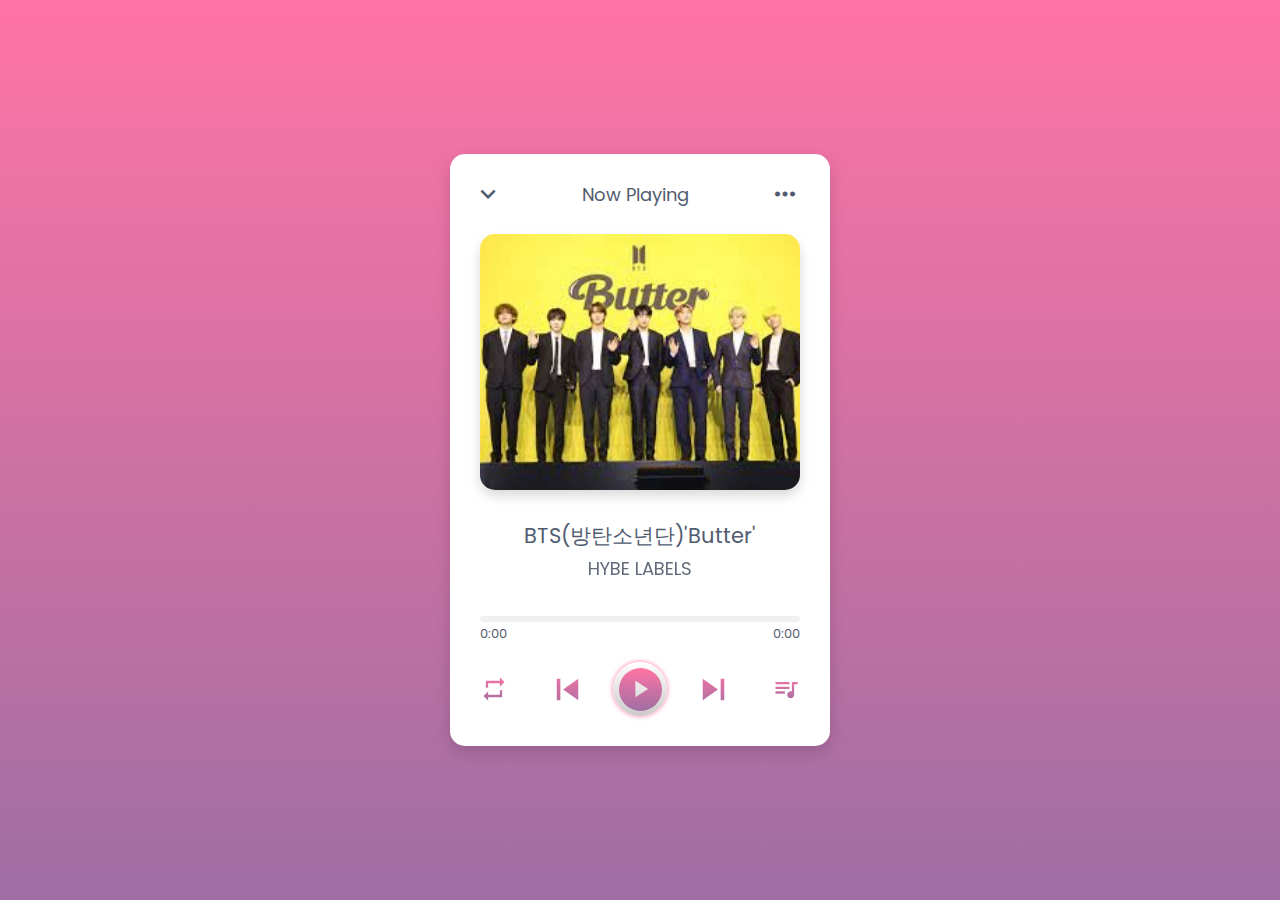
<file: index.html>
<!DOCTYPE html>
<!-- Coding By SAMIR PAUL - samirpaul.in -->
<html lang="en">
<head>
    <meta charset="UTF-8">
    <meta http-equiv="x-ua-compatible" content="ie=edge" >
    <meta name="viewport" content="width=device-width, initial-scale=1.0">
    
    <!-- Primary Meta Tags -->
    <title>Music Player - Listen Music Online</title>
    <link rel="shortcut icon" href="favicon.ico">
    <meta name="title" content="Music Player - Listen Music Online">
    <meta name="description" content="Music Player is a simple project developed using JavaScript, CSS, and HTML. Listen your self-made songs collection online.">
    <meta name="keywords" content="Music, Music Player, Audio Player, PlayList, Songs, Music Collection, HTML, CSS, JS, Music App">
    <meta name="author" content="Samir Paul">
    <meta name="keywords" content="Music, Music Player, Audio Player, PlayList, Songs, Music Collection, HTML, CSS, JS, Music App, Download songs, music, mp3 songs online, listen songs, MP3 songs, free online songs, wynk music, online latest songs, free music, popular songs, movie songs, listen to songs online, listen to free music, online music, free music online, latest movie songs, hindi songs, music albums, free music, online music, english songs, hollywood songs, playlists music, music online, hindi songs, play songs, online songs, HTML, Python, CSS, SQL, JavaScript, How to, PHP, Java, C++, jQuery, Bootstrap, C#, XML, MySQL, NodeJS, React, Angular, R, AI, Git, Data Science, Code Game, Tutorials, Programming, Web Development, Training, Learning, Quiz, Courses, Lessons, References, Examples, Source code, Demos, Tips">
    <meta name="robots" content="index, follow">
    <meta name="p:domain_verify" content="24bac6e1fbf1750de40d59bb788d9dd9"/>
    <meta name="p:domain_verify" content="24bac6e1fbf1750de40d59bb788d9dd9"/>
    <meta name="msvalidate.01" content="1A92FC2EC113F8616A21D76DA684A133" />
    <meta name="yandex-verification" content="fe6a06c57be84984" />
    <meta name="yandex-verification" content="39e29790ebc96010" />
    <meta name="facebook-domain-verification" content="3pkgruuk3kzlsn3jdfehgbd4sem1qb" />
    <meta name="google-site-verification" content="tTMVzrqoAcZ0jIPOokXcTMAEaj5XHbk2aQcAFyjAtf0" />
    <meta name="google-site-verification" content="uziThFIJ1huzKLCKv-DChPbWZTRRFqmmdA6pcA-dqzs" />
    <meta name="google-site-verification" content="fVqw6aziPBBMvC50fkQ3A6y38AhIfhUhfDyIzqqdGTs" />
    <meta name="google-site-verification" content="0xx-nlxp3UCpu_YITeTuMA4ld0Jup5hg69j-QNot0aU" />
    <meta name="google-site-verification" content="YZkjOzwrUSuP4dJNNznzDnp1oGqYsVN9KuQPaZ9Q61o" />
    <meta name="norton-safeweb-site-verification" content="2xno70lnqo1ajcykeat10qud6lat0xlkc2bskxz0k9ma74g0bn-kprra5ev6bwui2s6-2394l0ryopjet7yt3hs8tokilug2cfhocw3r0nlj2t1xx690tgu82t59wtwi" />

    <link rel="canonical" href="https://samirpaul1.github.io/music"/>

    <!-- Open Graph / Facebook -->
    <meta property="og:type" content="website">
    <meta property="og:url" content="https://samirpaul.in/music/">
    <meta property="og:title" content="Music Player - Listen Music Online">
    <meta property="og:description" content="Music Player is a simple project developed using JavaScript, CSS, and HTML. Listen your self-made songs collection online.">
    <meta property="og:image" content="https://raw.githubusercontent.com/SamirPaulb/assets/main/music-player-online-mp3-player_samirpaul1.png">

    <!-- Twitter -->
    <meta property="twitter:card" content="summary_large_image">
    <meta property="twitter:url" content="https://samirpaul.in/music/">
    <meta property="twitter:title" content="Music Player - Listen Music Online">
    <meta property="twitter:description" content="Music Player is a simple project developed using JavaScript, CSS, and HTML. Listen your self-made songs collection online.">
    <meta property="twitter:image" content="https://raw.githubusercontent.com/SamirPaulb/assets/main/music-player-online-mp3-player_samirpaul1.png">

    
    
  
  <link rel="stylesheet" href="style.css">
  <link rel="stylesheet" href="https://fonts.googleapis.com/icon?family=Material+Icons">
</head>
<body>
  <div class="wrapper">
    <div class="top-bar">
      <i class="material-icons">expand_more</i>
      <span>Now Playing</span>
      <i class="material-icons">more_horiz</i>
    </div>
    <div class="img-area">
      <img src="" alt="">
    </div>
    <div class="song-details">
      <p class="name"></p>
      <p class="artist"></p>
    </div>
    <div class="progress-area">
      <div class="progress-bar">
        <audio id="main-audio" src=""></audio>
      </div>
      <div class="song-timer">
        <span class="current-time">0:00</span>
        <span class="max-duration">0:00</span>
      </div>
    </div>
    <div class="controls">
      <i id="repeat-plist" class="material-icons" title="Playlist looped">repeat</i>
      <i id="prev" class="material-icons">skip_previous</i>
      <div class="play-pause">
        <i class="material-icons play">play_arrow</i>
      </div>
      <i id="next" class="material-icons">skip_next</i>
      <i id="more-music" class="material-icons">queue_music</i>
    </div>
    <div class="music-list">
      <div class="header">
        <div class="row">
          <i class= "list material-icons">queue_music</i>
          <span>Music list</span>
        </div>
        <i id="close" class="material-icons">close</i>
      </div>
      <ul>
        <!-- here li list are coming from js -->
      </ul>
    </div>
  </div>

  <script src="js/music-list.js"></script>
  <script src="js/script.js"></script>

</body>
</html>
</file>
<file: style.css>
@import url('https://fonts.googleapis.com/css2?family=Poppins:wght@200;300;400;500;600;700&display=swap');
*{
  margin: 0;
  padding: 0;
  box-sizing: border-box;
  font-family: "Poppins", sans-serif;
}
*::before, *::after{
  padding: 0;
  margin: 0;
}
:root{
  --pink: #ff74a4;
  --violet: #9f6ea3;
  --lightblack: #515C6F;
  --white: #ffffff;
  --darkwhite: #cecaca;
  --pinkshadow: #ffcbdd;
  --lightbshadow: rgba(0,0,0,0.15);
}
body{
  display: flex;
  align-items: center;
  justify-content: center;
  min-height: 100vh;
  background: linear-gradient(var(--pink) 0%, var(--violet) 100%);
}
.wrapper{
  width: 380px;
  padding: 25px 30px;
  overflow: hidden;
  position: relative;
  border-radius: 15px;
  background: var(--white);
  box-shadow: 0px 6px 15px var(--lightbshadow);
}
.wrapper i{
  cursor: pointer;
}
.top-bar, .progress-area .song-timer, 
.controls, .music-list .header, .music-list ul li{
  display: flex;
  align-items: center;
  justify-content: space-between;
}
.top-bar i{
  font-size: 30px;
  color: var(--lightblack);
}
.top-bar i:first-child{
  margin-left: -7px;
}
.top-bar span{
  font-size: 18px;
  margin-left: -3px;
  color: var(--lightblack);
}
.img-area{
  width: 100%;
  height: 256px;
  overflow: hidden;
  margin-top: 25px;
  border-radius: 15px;
  box-shadow: 0px 6px 12px var(--lightbshadow);
}
.img-area img{
  width: 100%;
  height: 100%;
  object-fit: cover;
}
.song-details{
  text-align: center;
  margin: 30px 0;
}
.song-details p{
  color: var(--lightblack);
}
.song-details .name{
  font-size: 21px;
}
.song-details .artist{
  font-size: 18px;
  opacity: 0.9;
  line-height: 35px;
}
.progress-area{
  height: 6px;
  width: 100%;
  border-radius: 50px;
  background: #f0f0f0;
  cursor: pointer;
}
.progress-area .progress-bar{
  height: inherit;
  width: 0%;
  position: relative;
  border-radius: inherit;
  background: linear-gradient(90deg, var(--pink) 0%, var(--violet) 100%);
}
.progress-bar::before{
  content: "";
  position: absolute;
  height: 12px;
  width: 12px;
  border-radius: 50%;
  top: 50%;
  right: -5px;
  z-index: 2;
  opacity: 0;
  pointer-events: none;
  transform: translateY(-50%);
  background: inherit;
  transition: opacity 0.2s ease;
}
.progress-area:hover .progress-bar::before{
  opacity: 1;
  pointer-events: auto;
}
.progress-area .song-timer{
  margin-top: 2px;
}
.song-timer span{
  font-size: 13px;
  color: var(--lightblack);
}
.controls{
  margin: 40px 0 5px 0;
}
.controls i{
  font-size: 28px;
  user-select: none;
  background: linear-gradient(var(--pink) 0%, var(--violet) 100%);
  background-clip: text;
  -webkit-background-clip: text;
  -webkit-text-fill-color: transparent;
}
.controls i:nth-child(2),
.controls i:nth-child(4){
  font-size: 43px;
}
.controls #prev{
  margin-right: -13px;
}
.controls #next{
  margin-left: -13px;
}
.controls .play-pause{
  height: 54px;
  width: 54px;
  display: flex;
  cursor: pointer;
  align-items: center;
  justify-content: center;
  border-radius: 50%;
  background: linear-gradient(var(--white) 0%, var(--darkwhite) 100%);
  box-shadow: 0px 0px 5px var(--pink);
}
.play-pause::before{
  position: absolute;
  content: "";
  height: 43px;
  width: 43px;
  border-radius: inherit;
  background: linear-gradient(var(--pink) 0%, var(--violet) 100%);
}
.play-pause i{
  height: 43px;
  width: 43px;
  line-height: 43px;
  text-align: center;
  background: inherit;
  background-clip: text;
  -webkit-background-clip: text;
  -webkit-text-fill-color: transparent;
  position: absolute;
}

.music-list{
  position: absolute;
  background: var(--white);
  width: 100%;
  left: 0;
  bottom: -55%;
  opacity: 0;
  pointer-events: none;
  z-index: 5;
  padding: 15px 30px;
  border-radius: 15px;
  box-shadow: 0px -5px 10px rgba(0,0,0,0.1);
  transition: all 0.15s ease-out;
}
.music-list.show{
  bottom: 0;
  opacity: 1;
  pointer-events: auto;
}
.header .row{
  display: flex;
  align-items: center;
  font-size: 19px;
  color: var(--lightblack);
}
.header .row i{
  cursor: default;
}
.header .row span{
  margin-left: 5px;
}
.header #close{
  font-size: 22px;
  color: var(--lightblack);
}
.music-list ul{
  margin: 10px 0;
  max-height: 260px;
  overflow: auto;
}
.music-list ul::-webkit-scrollbar{
  width: 0px;
}
.music-list ul li{
  list-style: none;
  display: flex;
  cursor: pointer;
  padding-bottom: 10px;
  margin-bottom: 5px;
  color: var(--lightblack);
  border-bottom: 1px solid #E5E5E5;
}
.music-list ul li:last-child{
  border-bottom: 0px;
}
.music-list ul li .row span{
  font-size: 17px;
}
.music-list ul li .row p{
  opacity: 0.9;
}
ul li .audio-duration{
  font-size: 16px;
}
ul li.playing{
  pointer-events: none;
  color: var(--violet);
}
</file>
